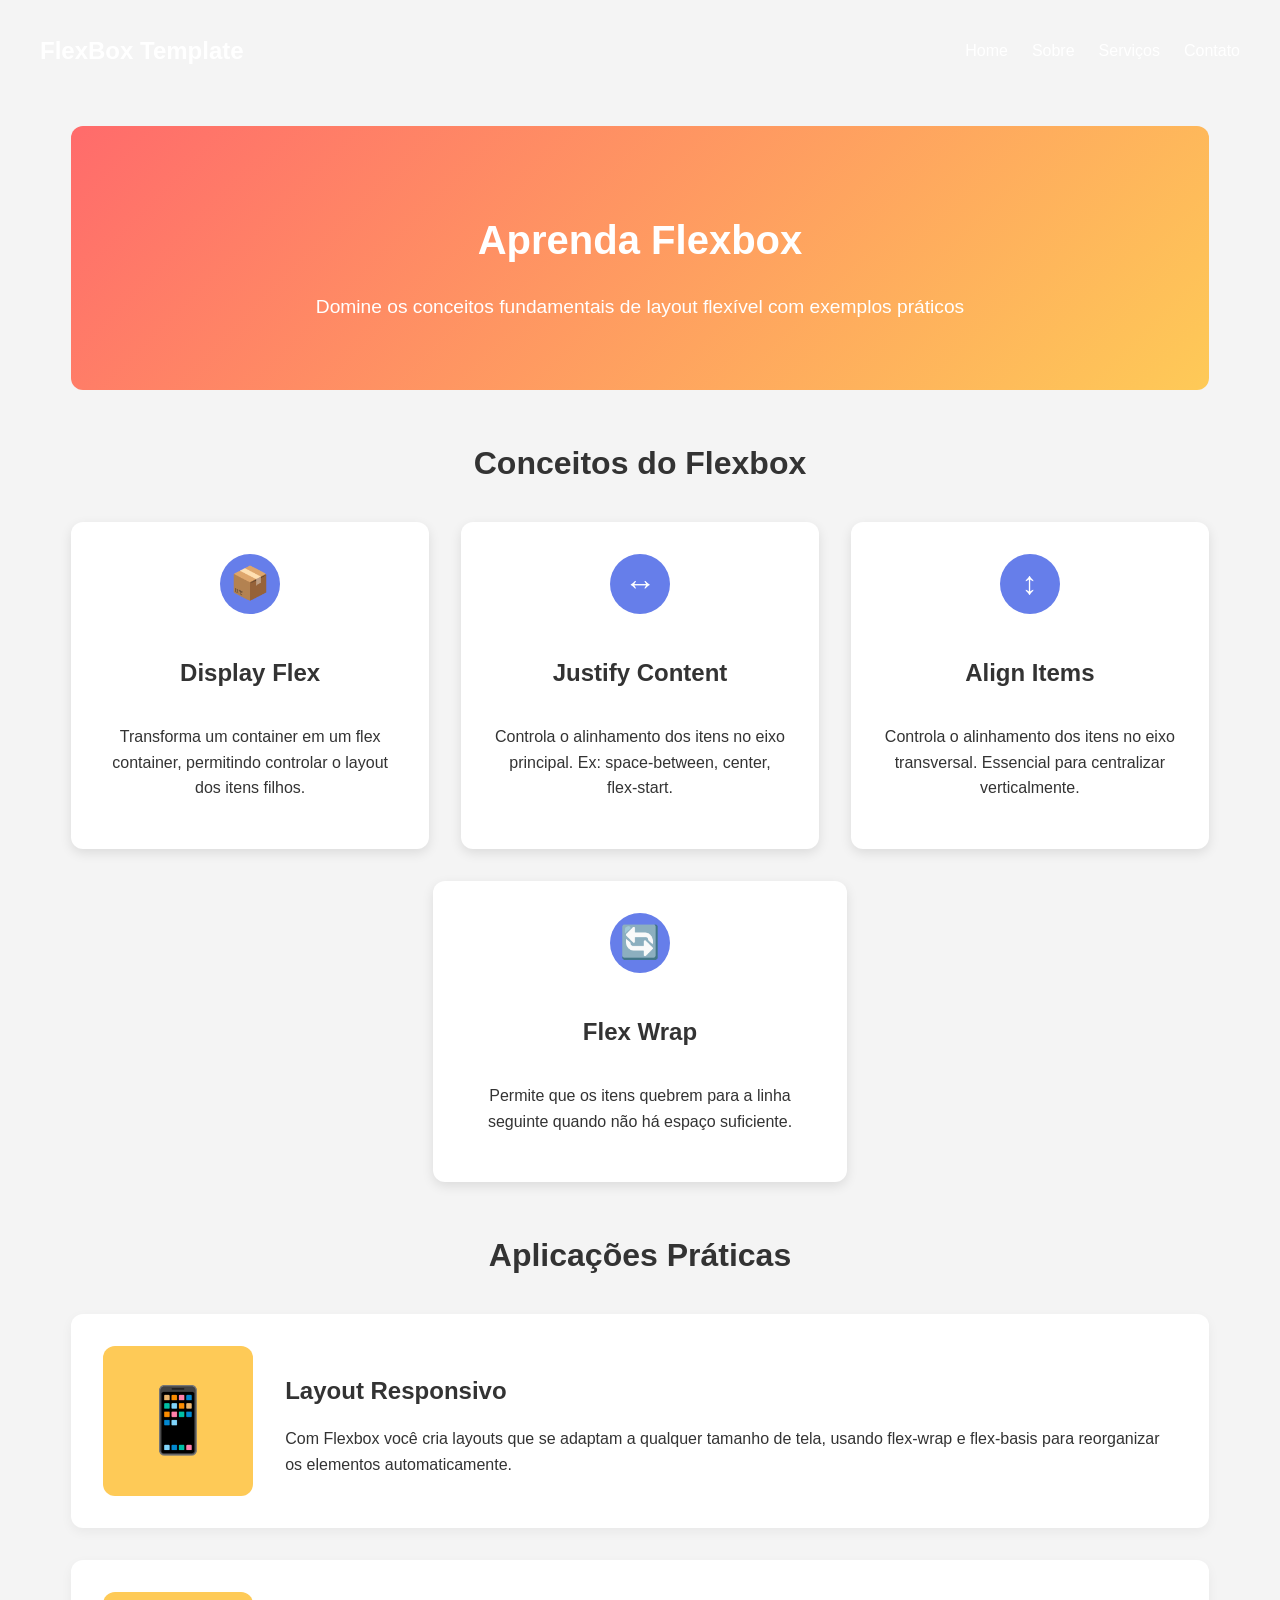
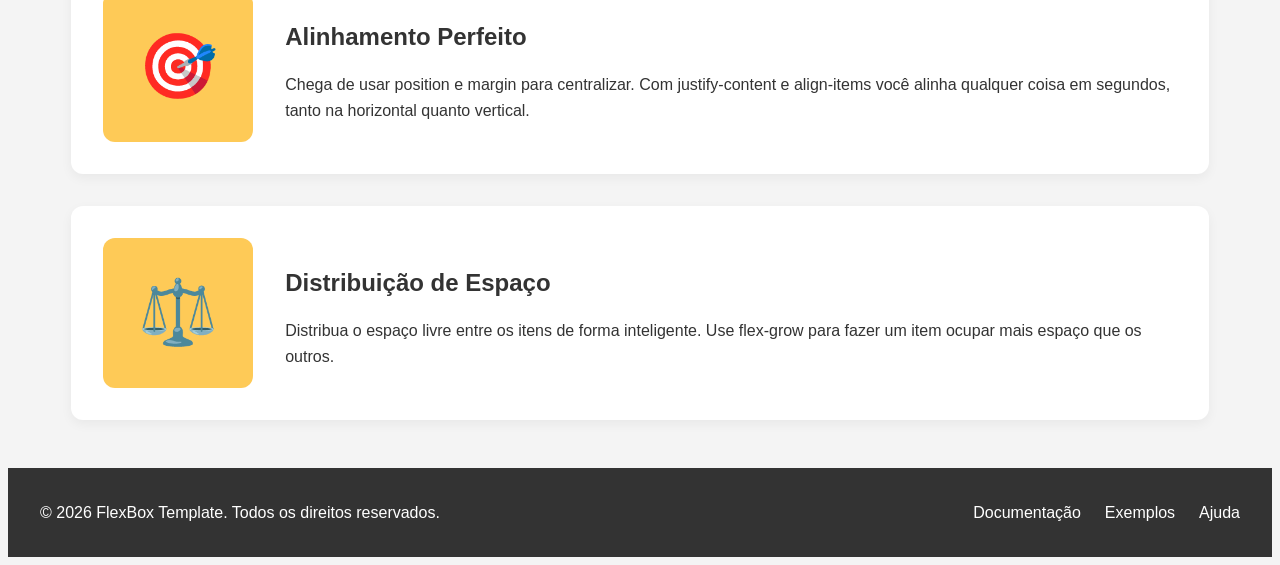
<file: index.html>
<!DOCTYPE html>
<html>
<head>
<link rel="stylesheet" href="TESTE_11.css">
<title> Replica de Página </title>
</head>
<body>
  <header>
    <div class="logo">FlexBox Template</div>
    <nav>
      <a href="#">Home</a>
      <a href="#">Sobre</a>
      <a href="#">Serviços</a>
      <a href="#">Contato</a>
    </nav>
  </header>

  <main class="container">
    <!-- HERO -->
    <section class="hero">
      <div class="hero-content">
        <h1>Aprenda Flexbox</h1>
        <p>Domine os conceitos fundamentais de layout flexível com exemplos práticos</p>
      </div>
    </section>

    <!-- GRID DE CARDS -->
    <section class="cards-section">
      <h2>Conceitos do Flexbox</h2>
      <div class="cards-container">
        <div class="card">
          <div class="card-icon">📦</div>
          <h3>Display Flex</h3>
          <p>Transforma um container em um flex container, permitindo controlar o layout dos itens filhos.</p>
        </div>
        <div class="card">
          <div class="card-icon">↔</div>
          <h3>Justify Content</h3>
          <p>Controla o alinhamento dos itens no eixo principal. Ex: space-between, center, flex-start.</p>
        </div>
        <div class="card">
          <div class="card-icon">↕</div>
          <h3>Align Items</h3>
          <p>Controla o alinhamento dos itens no eixo transversal. Essencial para centralizar verticalmente.</p>
        </div>
        <div class="card">
          <div class="card-icon">🔄</div>
          <h3>Flex Wrap</h3>
          <p>Permite que os itens quebrem para a linha seguinte quando não há espaço suficiente.</p>
        </div>
      </div>
    </section>

    <!-- FEATURES -->
    <section class="features-section">
      <h2>Aplicações Práticas</h2>
      
      <div class="feature">
        <div class="feature-text">
          <h3>Layout Responsivo</h3>
          <p>Com Flexbox você cria layouts que se adaptam a qualquer tamanho de tela, usando flex-wrap e flex-basis para reorganizar os elementos automaticamente.</p>
        </div>
        <div class="feature-icon">📱</div>
      </div>

      <div class="feature">
        <div class="feature-icon">🎯</div>
        <div class="feature-text">
          <h3>Alinhamento Perfeito</h3>
          <p>Chega de usar position e margin para centralizar. Com justify-content e align-items você alinha qualquer coisa em segundos, tanto na horizontal quanto vertical.</p>
        </div>
      </div>

      <div class="feature">
        <div class="feature-text">
          <h3>Distribuição de Espaço</h3>
          <p>Distribua o espaço livre entre os itens de forma inteligente. Use flex-grow para fazer um item ocupar mais espaço que os outros.</p>
        </div>
        <div class="feature-icon">⚖️</div>
      </div>
    </section>
  </main>

  <!-- FOOTER -->
  <footer>
    <div>© 2026 FlexBox Template. Todos os direitos reservados.</div>
    <div class="footer-links">
      <a href="#">Documentação</a>
      <a href="#">Exemplos</a>
      <a href="#">Ajuda</a>
    </div>
  </footer>

</body>
</html>
</file>
<file: TESTE_11.css>
body {
    font-family: Arial, sans-serif;
    background: #f4f4f4;
    color: #333;
    line-height: 1.6;
  }

  .container {
    width: 90%;
    max-width: 1200px;
    margin: 0 auto;
  }

  /* 1. HEADER */
  header {
    display: flex;
    justify-content: space-between;
    align-items: center;
    padding: 1.5rem 2rem;
    background: linear-gradient(90deg, #667eea, #64ba2);
    color: white;
  }

  .logo {
    font-size: 1.5rem;
    font-weight: bold;
  }

  nav {
    display: flex;
    gap: 1.5rem;
  }

  nav a {
    color: white;
    text-decoration: none;
    font-weight: 500;
  }

  nav a:hover {
    text-decoration: underline;
  }

  /* 2. SECÇÃO HERO */
  .hero {
    display: flex;
    justify-content: center;
    align-items: center;
    text-align: center;
    min-height: 200px;
    background: linear-gradient(135deg, #ff6b6b, #feca57);
    border-radius: 12px;
    margin: 2rem 0;
    padding: 2rem;
    color: white;
  }

  .hero-content h1 {
    font-size: 2.5rem;
    margin-bottom: 1rem;
  }

  .hero-content p {
    font-size: 1.2rem;
  }

  /* 3. GRID DE CARDS */
  .cards-section {
    margin: 3rem 0;
  }

  .cards-section h2 {
    text-align: center;
    font-size: 2rem;
    margin-bottom: 2rem;
  }

  .cards-container {
    display: flex;
    flex-wrap: wrap;
    gap: 2rem;
    justify-content: center;
  }

  .card {
    background: white;
    border-radius: 12px;
    box-shadow: 0 4px 12px rgba(0,0,0,0.1);
    padding: 2rem;
    min-width: 280px;
    max-width: 350px;
    flex: 1 1 280px;
    display: flex;
    flex-direction: column;
    align-items: center;
    text-align: center;
  }

  .card-icon {
    width: 60px;
    height: 60px;
    border-radius: 50%;
    background: #667eea;
    color: white;
    display: flex;
    justify-content: center;
    align-items: center;
    font-size: 2rem;
    margin-bottom: 1rem;
  }

  .card h3 {
    font-size: 1.5rem;
    margin-bottom: 1rem;
  }

  /* 4. SECÇÃO DE FEATURES */
  .features-section {
    margin: 3rem 0;
  }

  .features-section h2 {
    text-align: center;
    font-size: 2rem;
    margin-bottom: 2rem;
  }

  .feature {
    display: flex;
    align-items: center;
    gap: 2rem;
    background: white;
    padding: 2rem;
    border-radius: 12px;
    margin-bottom: 2rem;
    box-shadow: 0 4px 12px rgba(0,0,0,0.05);
  }

  .feature:nth-child(even) {
    flex-direction: row-reverse;
  }

  .feature-icon {
    width: 150px;
    height: 150px;
    flex-shrink: 0;
    background: #feca57;
    border-radius: 12px;
    display: flex;
    justify-content: center;
    align-items: center;
    font-size: 4rem;
  }

  .feature-text h3 {
    font-size: 1.5rem;
    margin-bottom: 1rem;
  }

  /* 5. FOOTER */
  footer {
    display: flex;
    justify-content: space-between;
    align-items: center;
    padding: 2rem;
    background: #333;
    color: white;
    margin-top: 3rem;
  }

  .footer-links {
    display: flex;
    gap: 1.5rem;
  }

  .footer-links a {
    color: white;
    text-decoration: none;
  }

  .footer-links a:hover {
    text-decoration: underline;
  }

  /* Responsivo */
  @media (max-width: 768px) {
    header {
      flex-direction: column;
      gap: 1rem;
    }
    .feature {
      flex-direction: column !important;
      text-align: center;
    }
    footer {
      flex-direction: column;
      gap: 1rem;
    }
  }
</file>
